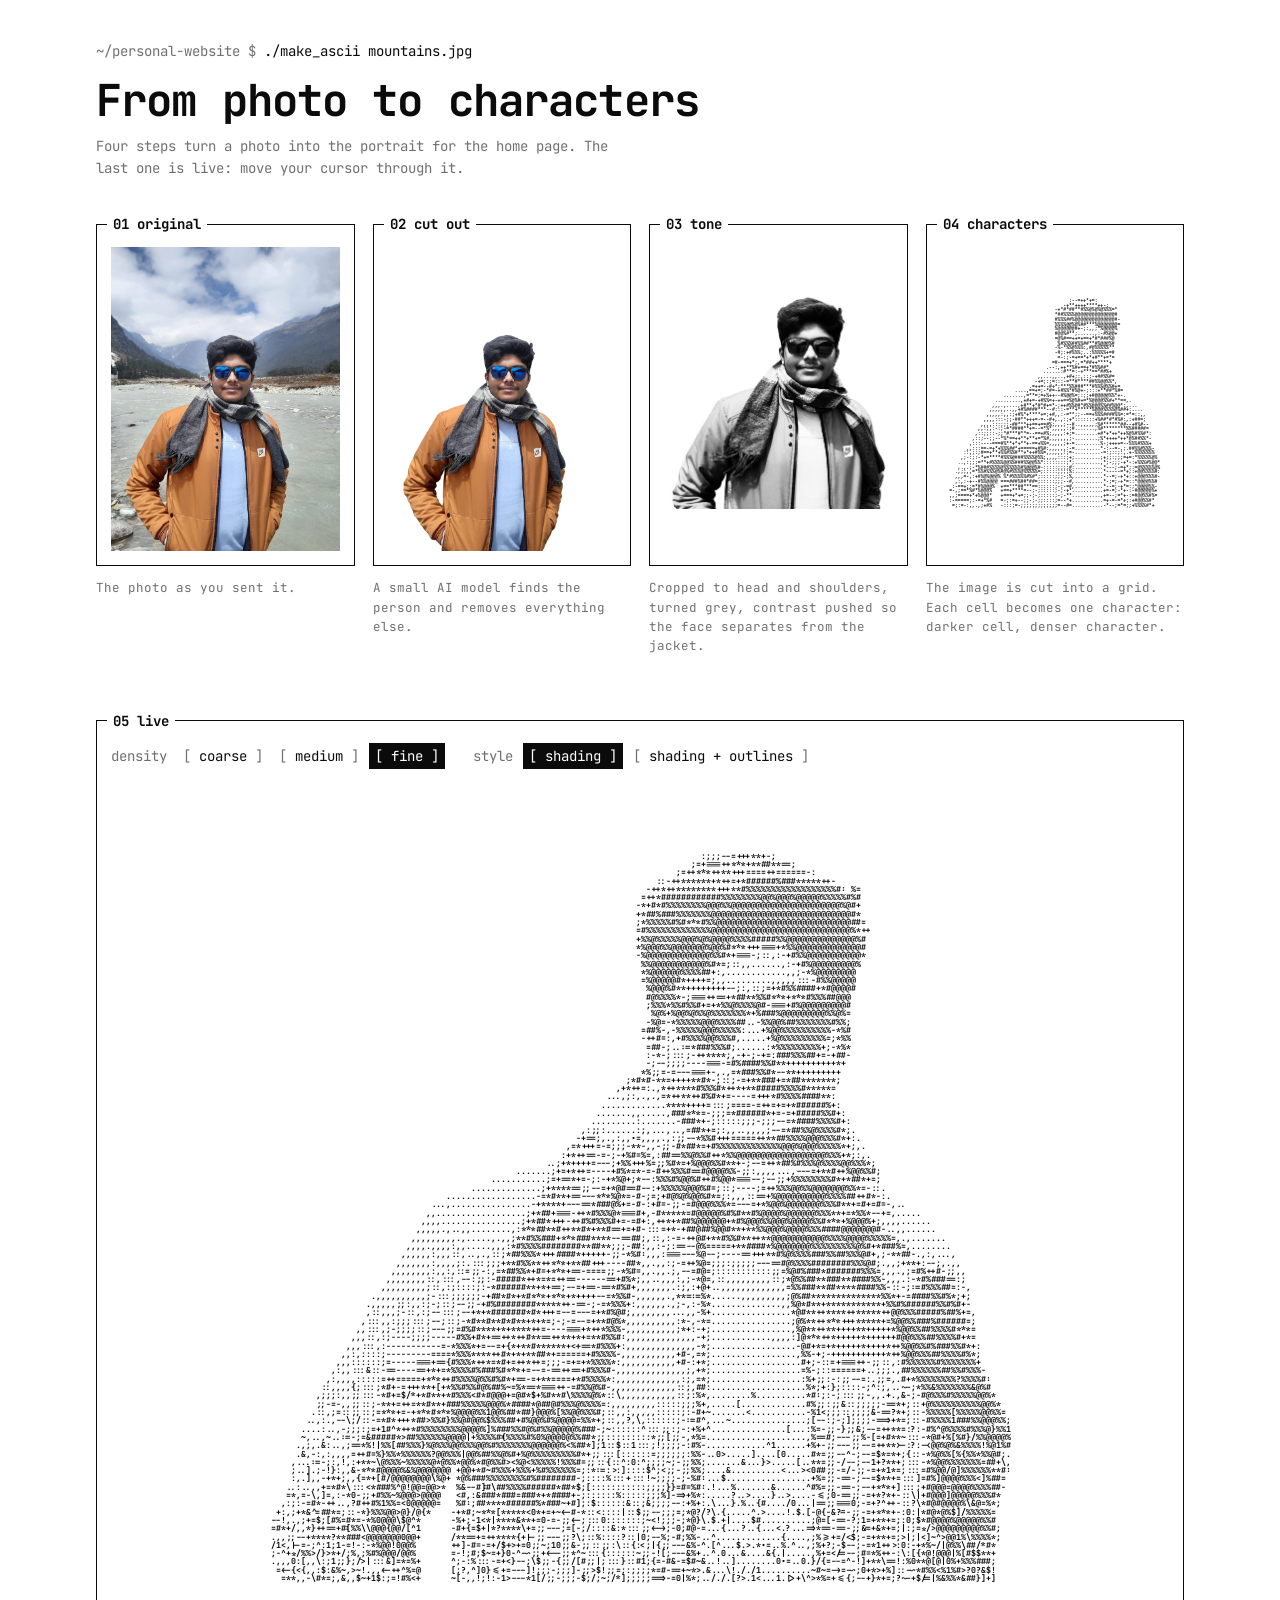
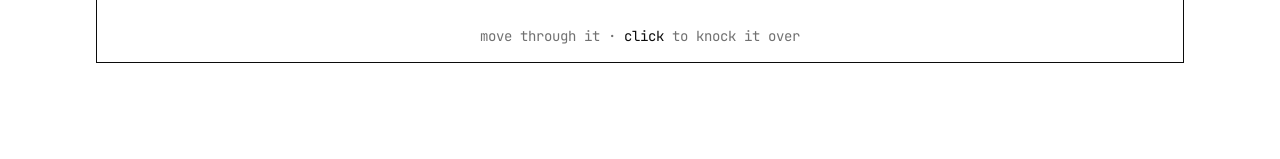
<file: prototype/index.html>
<!doctype html>
<html lang="en">
<head>
<meta charset="utf-8">
<meta name="viewport" content="width=device-width, initial-scale=1">
<title>Photo to ASCII</title>
<link rel="preconnect" href="https://fonts.googleapis.com">
<link rel="preconnect" href="https://fonts.gstatic.com" crossorigin>
<link href="https://fonts.googleapis.com/css2?family=JetBrains+Mono:wght@400;700&display=swap" rel="stylesheet">
<style>
  :root {
    --ink: #0b0b0b;
    --paper: #ffffff;
    --muted: #707070;
    --rule: #d6d6d6;
    --mono: "JetBrains Mono", ui-monospace, Consolas, monospace;
  }
  * { box-sizing: border-box; }
  html, body { margin: 0; background: var(--paper); color: var(--ink); }
  body { font: 14px/1.6 var(--mono); }
  main { max-width: 1120px; margin: 0 auto; padding: 40px 16px 96px; }

  .prompt { color: var(--muted); margin: 0; }
  .prompt b { color: var(--ink); font-weight: 400; }
  h1 { font-size: clamp(26px, 4vw, 44px); line-height: 1.1; letter-spacing: -0.02em; margin: 14px 0 10px; }
  .lede { max-width: 64ch; color: var(--muted); margin: 0 0 44px; }

  /* A box with its label sitting on the top rule, like ┌─ 01 ─┐ */
  .box { position: relative; border: 1px solid var(--ink); padding: 22px 14px 14px; }
  .box > .label {
    position: absolute; top: -0.8em; left: 10px; padding: 0 6px;
    background: var(--paper); font-weight: 700; white-space: nowrap;
  }

  .steps { display: grid; grid-template-columns: repeat(4, minmax(0, 1fr)); gap: 28px 18px; }
  @media (max-width: 880px) { .steps { grid-template-columns: repeat(2, minmax(0, 1fr)); } }
  .frame { aspect-ratio: 3 / 4; display: grid; place-items: center; overflow: hidden; }
  .frame img { width: 100%; height: 100%; object-fit: contain; display: block; }
  .frame pre { margin: 0; line-height: 1; letter-spacing: 0; white-space: pre; color: var(--ink); font-weight: 700; }
  .step p { margin: 12px 0 0; color: var(--muted); font-size: 12.5px; line-height: 1.55; }

  .live { margin-top: 64px; }
  .bar { display: flex; flex-wrap: wrap; gap: 10px 28px; margin-bottom: 18px; }
  .group { display: flex; align-items: center; gap: 4px; flex-wrap: wrap; }
  .group > span { color: var(--muted); margin-right: 6px; }
  .bar button {
    font: inherit; color: var(--ink); background: none; border: 0; cursor: pointer;
    padding: 2px 6px;
  }
  .bar button::before { content: "[ "; color: var(--muted); }
  .bar button::after { content: " ]"; color: var(--muted); }
  .bar button[aria-pressed="true"] { background: var(--ink); color: var(--paper); }
  .bar button[aria-pressed="true"]::before,
  .bar button[aria-pressed="true"]::after { color: var(--paper); }
  .bar button:focus-visible { outline: 1px dashed var(--ink); outline-offset: 2px; }

  .stage { display: flex; justify-content: center; cursor: crosshair; }
  canvas { display: block; touch-action: none; max-width: 100%; }
  .hint { text-align: center; color: var(--muted); margin: 10px 0 0; }
  .hint kbd { font: inherit; color: var(--ink); }
</style>
</head>
<body>
<main>
  <p class="prompt">~/personal-website $ <b>./make_ascii mountains.jpg</b></p>
  <h1>From photo to characters</h1>
  <p class="lede">Four steps turn a photo into the portrait for the home page. The last one is live: move your cursor through it.</p>

  <section class="steps" aria-label="How the portrait is made">
    <div class="step">
      <div class="box"><span class="label">01 original</span>
        <div class="frame"><img src="stages/01_original.jpg" alt="The original photo"></div>
      </div>
      <p>The photo as you sent it.</p>
    </div>
    <div class="step">
      <div class="box"><span class="label">02 cut out</span>
        <div class="frame"><img src="stages/02_cutout.png" alt="The photo with the background removed"></div>
      </div>
      <p>A small AI model finds the person and removes everything else.</p>
    </div>
    <div class="step">
      <div class="box"><span class="label">03 tone</span>
        <div class="frame"><img src="stages/03_tone.png" alt="Cropped to head and shoulders in greyscale"></div>
      </div>
      <p>Cropped to head and shoulders, turned grey, contrast pushed so the face separates from the jacket.</p>
    </div>
    <div class="step">
      <div class="box"><span class="label">04 characters</span>
        <div class="frame"><pre id="still" aria-label="The portrait drawn in characters"></pre></div>
      </div>
      <p>The image is cut into a grid. Each cell becomes one character: darker cell, denser character.</p>
    </div>
  </section>

  <section class="live" aria-label="Live portrait">
    <div class="box"><span class="label">05 live</span>
      <div class="bar">
        <div class="group" role="group" aria-label="Density">
          <span>density</span>
          <button type="button" data-density="coarse">coarse</button>
          <button type="button" data-density="medium">medium</button>
          <button type="button" data-density="fine">fine</button>
        </div>
        <div class="group" role="group" aria-label="Style">
          <span>style</span>
          <button type="button" data-style="tone">shading</button>
          <button type="button" data-style="edges">shading + outlines</button>
        </div>
      </div>
      <div class="stage"><canvas id="live" role="img" aria-label="Portrait drawn in characters that scatter away from the cursor"></canvas></div>
      <p class="hint">move through it &middot; <kbd>click</kbd> to knock it over</p>
    </div>
  </section>
</main>

<script src="portrait.js"></script>
<script>
(() => {
  const P = window.PORTRAIT;
  const INK = "#0b0b0b";
  const FAMILY = '"JetBrains Mono", Consolas, monospace';
  const SCRAMBLE = "!#$%&*+=?/\\|<>{}[]~^01";
  const reduceMotion = matchMedia("(prefers-reduced-motion: reduce)").matches;
  const narrow = () => window.innerWidth < 640;

  // Fine is the only grid where the face reads on a laptop; on a phone it
  // would make each character about 2px, so phones start coarse.
  const state = { density: narrow() ? "coarse" : "fine", style: "tone" };

  // Width of one character as a fraction of the font size. Measured rather
  // than assumed, so a fallback font still lines its rows up with the grid.
  let advance = 0.6;
  function measureAdvance() {
    const m = document.createElement("canvas").getContext("2d");
    m.font = `700 100px ${FAMILY}`;
    advance = m.measureText("M").width / 100;
  }

  // ---------- 04: the still ----------
  function drawStill() {
    const pre = document.getElementById("still");
    const d = P.coarse;
    pre.textContent = d.tone.join("\n");
    const box = pre.parentElement.getBoundingClientRect();
    pre.style.fontSize = Math.min(box.width / (d.cols * advance), box.height / d.rows) + "px";
  }

  // ---------- 05: the live portrait ----------
  //
  // Characters at rest are drawn a whole row per fillText call (about 90
  // calls). Only characters that are out of place are drawn one by one, so
  // the cost follows how many are moving, not how many there are.
  const canvas = document.getElementById("live");
  const ctx = canvas.getContext("2d");

  let rows, grid, rowText, dirty, nRows;
  let n = 0, pr, pc, hx, hy, x, y, vx, vy, home, scr, moving, appear, settle;
  let cellW, cellH, fontSize, dpr, W, H, PAD, offX;
  let atlas, aw, ah, glyphIndex, scrambleGlyph;
  let introStart = 0, introEnd = 0, frame = 0, raf = 0;
  const pointer = { x: -1e4, y: -1e4, vx: 0, vy: 0, inside: false };

  function buildAtlas(chars) {
    aw = Math.ceil(cellW * dpr) + 4;
    ah = Math.ceil(cellH * dpr) + 4;
    atlas = document.createElement("canvas");
    atlas.width = aw * chars.length;
    atlas.height = ah;
    const a = atlas.getContext("2d");
    // Bold: at 7-8px a regular stroke antialiases to grey and the face washes out.
    a.font = `700 ${fontSize * dpr}px ${FAMILY}`;
    a.textAlign = "center";
    a.textBaseline = "middle";
    a.fillStyle = INK;
    chars.forEach((c, i) => a.fillText(c, i * aw + aw / 2, ah / 2));
    glyphIndex = new Map(chars.map((c, i) => [c, i]));
    scrambleGlyph = [...SCRAMBLE].map(c => glyphIndex.get(c));
  }

  function build(introMs) {
    const d = P[state.density];
    rows = d[state.style];
    nRows = d.rows;
    const stageW = canvas.parentElement.getBoundingClientRect().width;
    const maxH = Math.min(window.innerHeight * 0.92, 1000);
    PAD = narrow() ? 16 : 32;  // room around the portrait for characters to fly into
    fontSize = Math.min((stageW - PAD * 2) / (d.cols * advance), (maxH - PAD * 2) / nRows);
    cellW = fontSize * advance;
    cellH = fontSize;
    W = Math.floor(stageW);
    H = Math.ceil(nRows * cellH + PAD * 2);
    dpr = Math.min(window.devicePixelRatio || 1, 2);
    canvas.width = Math.round(W * dpr);
    canvas.height = Math.round(H * dpr);
    canvas.style.width = W + "px";
    canvas.style.height = H + "px";
    offX = (W - d.cols * cellW) / 2;

    buildAtlas([...new Set(rows.join("") + SCRAMBLE)].filter(c => c !== " "));

    grid = rows.map(r => [...r]);
    rowText = rows.slice();
    dirty = new Uint8Array(nRows);

    n = 0;
    for (const r of rows) for (const c of r) if (c !== " ") n++;
    pr = new Uint16Array(n); pc = new Uint16Array(n);
    hx = new Float32Array(n); hy = new Float32Array(n);
    x = new Float32Array(n); y = new Float32Array(n);
    vx = new Float32Array(n); vy = new Float32Array(n);
    home = new Uint8Array(n); scr = new Uint8Array(n); moving = new Uint8Array(n);
    appear = new Float32Array(n); settle = new Float32Array(n);

    const ms = reduceMotion ? 0 : introMs;
    let i = 0;
    rows.forEach((row, r) => {
      for (let c = 0; c < row.length; c++) {
        if (row[c] === " ") continue;
        pr[i] = r; pc[i] = c;
        hx[i] = x[i] = offX + (c + 0.5) * cellW;
        hy[i] = y[i] = PAD + (r + 0.5) * cellH;
        home[i] = glyphIndex.get(row[c]);
        scr[i] = (Math.random() * SCRAMBLE.length) | 0;
        // The intro decodes top to bottom: each cell turns up as noise,
        // then resolves into its real character a moment later.
        appear[i] = (r / nRows) * ms * 0.55 + Math.random() * ms * 0.2;
        settle[i] = appear[i] + ms * 0.08 + Math.random() * ms * 0.25;
        i++;
      }
    });
    introStart = performance.now();
    introEnd = introStart + ms;
    ctx.setTransform(dpr, 0, 0, dpr, 0, 0);
    render(introStart);
    wake();
  }

  function step() {
    const R = Math.max(56, cellW * 13);
    const R2 = R * R;
    const near = pointer.inside;
    let count = 0;
    for (let i = 0; i < n; i++) {
      if (near) {
        const dx = x[i] - pointer.x, dy = y[i] - pointer.y;
        const d2 = dx * dx + dy * dy;
        if (d2 < R2) {
          const d = Math.sqrt(d2) || 1;
          const f = 1 - d / R;
          const push = f * f * 2.4;
          // Pushed away from the cursor, and dragged a little along its path,
          // so a fast swipe smears the face instead of just denting it.
          vx[i] += (dx / d) * push + pointer.vx * f * 0.06;
          vy[i] += (dy / d) * push + pointer.vy * f * 0.06;
        }
      }
      if (!moving[i] && vx[i] === 0 && vy[i] === 0) continue;
      vx[i] = (vx[i] + (hx[i] - x[i]) * 0.05) * 0.87;
      vy[i] = (vy[i] + (hy[i] - y[i]) * 0.05) * 0.87;
      x[i] += vx[i];
      y[i] += vy[i];
      const off = Math.abs(x[i] - hx[i]) + Math.abs(y[i] - hy[i]);
      if (off < 0.3 && Math.abs(vx[i]) + Math.abs(vy[i]) < 0.05) {
        x[i] = hx[i]; y[i] = hy[i]; vx[i] = vy[i] = 0;
        if (moving[i]) { moving[i] = 0; dirty[pr[i]] = 1; }
      } else {
        if (!moving[i]) { moving[i] = 1; dirty[pr[i]] = 1; }
        count++;
      }
    }
    pointer.vx *= 0.8;
    pointer.vy *= 0.8;
    frame++;
    return count;
  }

  function render(now) {
    const t = now - introStart;
    const intro = now < introEnd;
    // Out of place, a character loses its identity and flickers; it gets its
    // real glyph back once it is home.
    if (frame % 4 === 0) for (let i = 0; i < n; i++) if (moving[i] || intro) scr[i] = (Math.random() * SCRAMBLE.length) | 0;

    for (let i = 0; i < n; i++) {
      let ch;
      if (moving[i]) ch = " ";
      else if (intro && t < appear[i]) ch = " ";
      else if (intro && t < settle[i]) ch = SCRAMBLE[scr[i]];
      else ch = rows[pr[i]][pc[i]];
      if (grid[pr[i]][pc[i]] !== ch) { grid[pr[i]][pc[i]] = ch; dirty[pr[i]] = 1; }
    }

    ctx.clearRect(0, 0, W, H);
    ctx.font = `700 ${fontSize}px ${FAMILY}`;
    ctx.textBaseline = "middle";
    ctx.fillStyle = INK;
    for (let r = 0; r < nRows; r++) {
      if (dirty[r]) { rowText[r] = grid[r].join(""); dirty[r] = 0; }
      ctx.fillText(rowText[r], offX, PAD + (r + 0.5) * cellH);
    }

    const gw = aw / dpr, gh = ah / dpr;
    for (let i = 0; i < n; i++) {
      if (!moving[i]) continue;
      const far = Math.abs(x[i] - hx[i]) + Math.abs(y[i] - hy[i]) > cellW * 0.8;
      const g = far ? scrambleGlyph[scr[i]] : home[i];
      ctx.drawImage(atlas, g * aw, 0, aw, ah, x[i] - gw / 2, y[i] - gh / 2, gw, gh);
    }
  }

  function tick(now) {
    const count = step();
    render(now);
    // Sleep once everything is home, the intro is done and nobody is touching it.
    if (!pointer.inside && count === 0 && now >= introEnd) { raf = 0; return; }
    raf = requestAnimationFrame(tick);
  }

  function wake() {
    if (!reduceMotion && !raf) raf = requestAnimationFrame(tick);
  }

  function local(e) {
    const r = canvas.getBoundingClientRect();
    return [e.clientX - r.left, e.clientY - r.top];
  }

  if (!reduceMotion) {
    canvas.addEventListener("pointermove", e => {
      const [px, py] = local(e);
      if (pointer.inside) { pointer.vx = px - pointer.x; pointer.vy = py - pointer.y; }
      pointer.x = px; pointer.y = py; pointer.inside = true;
      wake();
    });
    canvas.addEventListener("pointerleave", () => { pointer.inside = false; pointer.x = pointer.y = -1e4; });
    canvas.addEventListener("pointerdown", e => {
      const [px, py] = local(e);
      const reach = Math.max(W, H) * 0.35;
      for (let i = 0; i < n; i++) {
        const dx = x[i] - px, dy = y[i] - py;
        const d = Math.hypot(dx, dy) || 1;
        if (d > reach) continue;
        const kick = (1 - d / reach) * 24;
        vx[i] += (dx / d) * kick;
        vy[i] += (dy / d) * kick - Math.random() * 4;
      }
      wake();
    });
  }

  // ---------- controls ----------
  function syncButtons() {
    document.querySelectorAll("[data-density]").forEach(b => b.setAttribute("aria-pressed", b.dataset.density === state.density));
    document.querySelectorAll("[data-style]").forEach(b => b.setAttribute("aria-pressed", b.dataset.style === state.style));
  }
  document.querySelectorAll("[data-density]").forEach(b => b.addEventListener("click", () => {
    state.density = b.dataset.density; syncButtons(); build(1200);
  }));
  document.querySelectorAll("[data-style]").forEach(b => b.addEventListener("click", () => {
    state.style = b.dataset.style; syncButtons(); build(700);
  }));

  let resizeTimer = 0;
  window.addEventListener("resize", () => {
    clearTimeout(resizeTimer);
    resizeTimer = setTimeout(() => { drawStill(); build(0); }, 150);
  });

  // The atlas and the row text both bake the font in, so wait for it first.
  const ready = document.fonts
    ? Promise.all([document.fonts.load(`16px "JetBrains Mono"`), document.fonts.load(`700 16px "JetBrains Mono"`)]).catch(() => {})
    : Promise.resolve();
  ready.then(() => {
    measureAdvance();
    syncButtons();
    drawStill();
    build(1800);
  });
})();
</script>
</body>
</html>
</file>
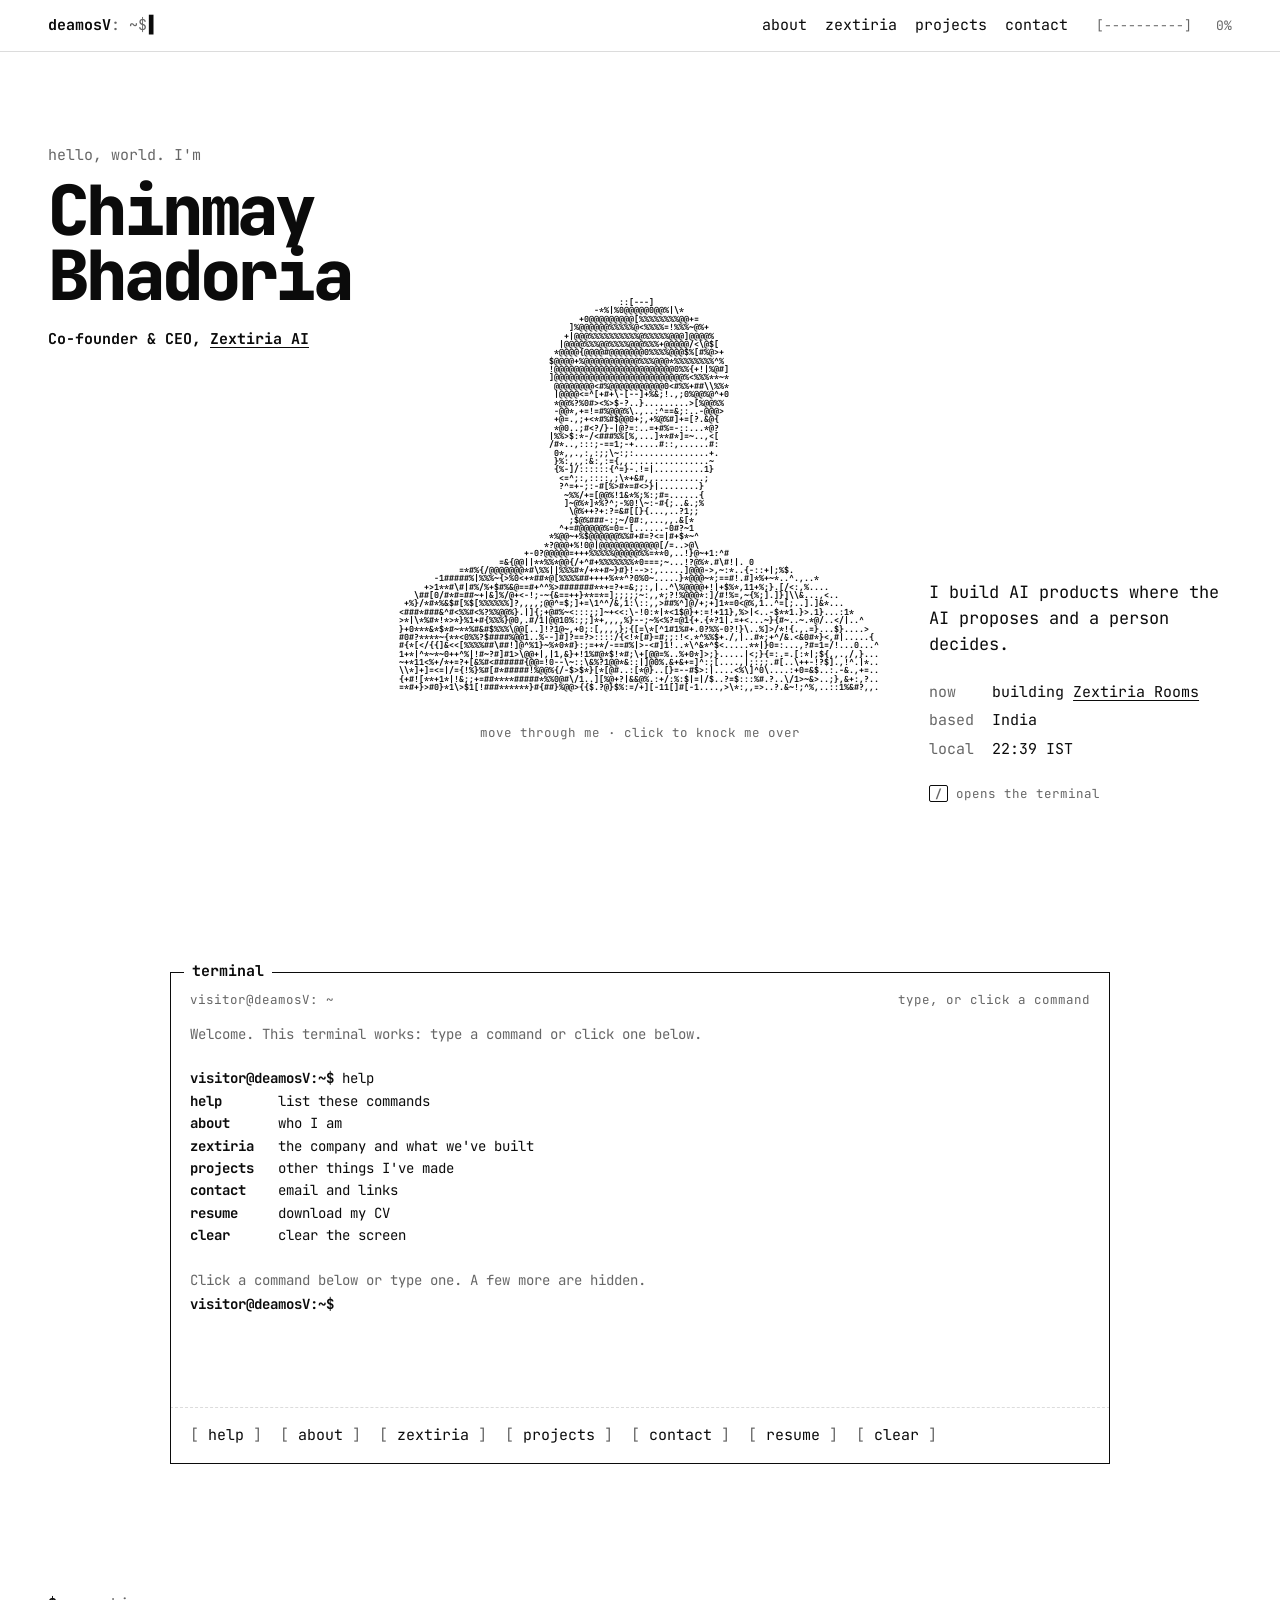
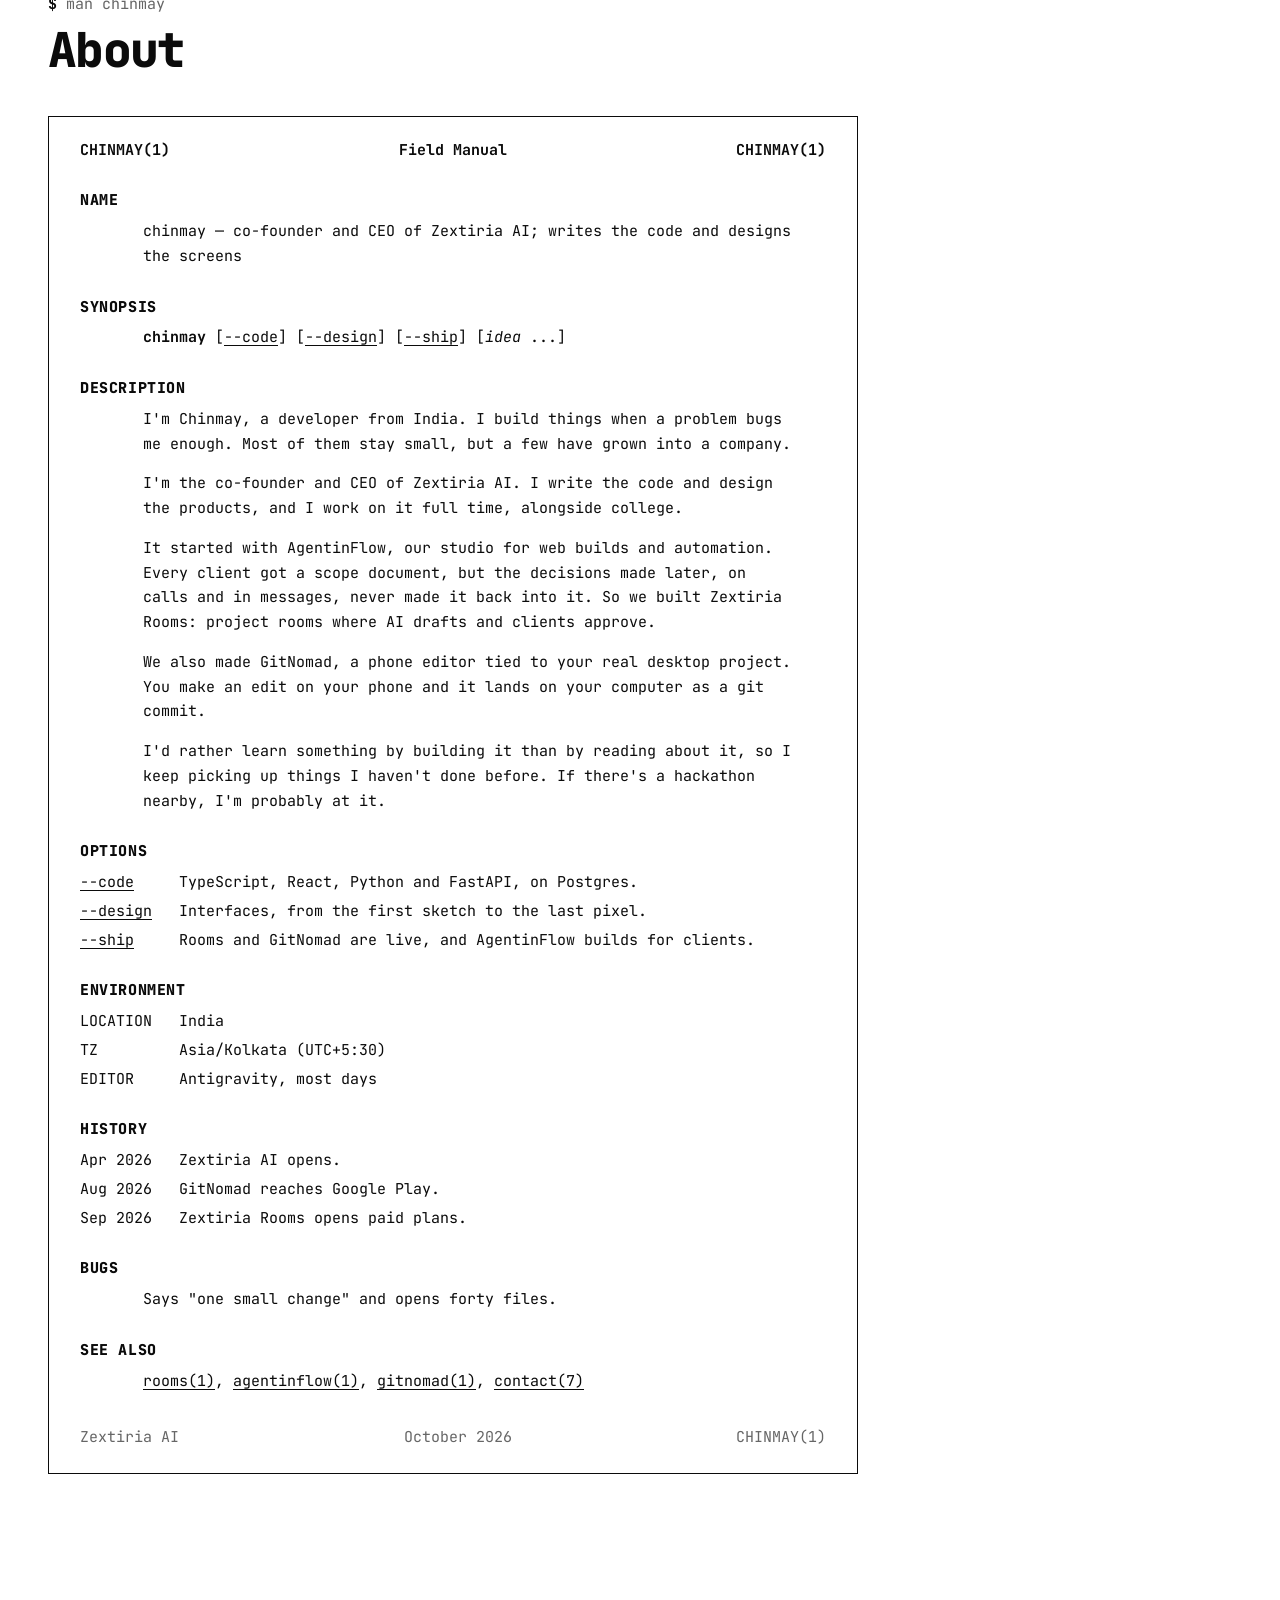
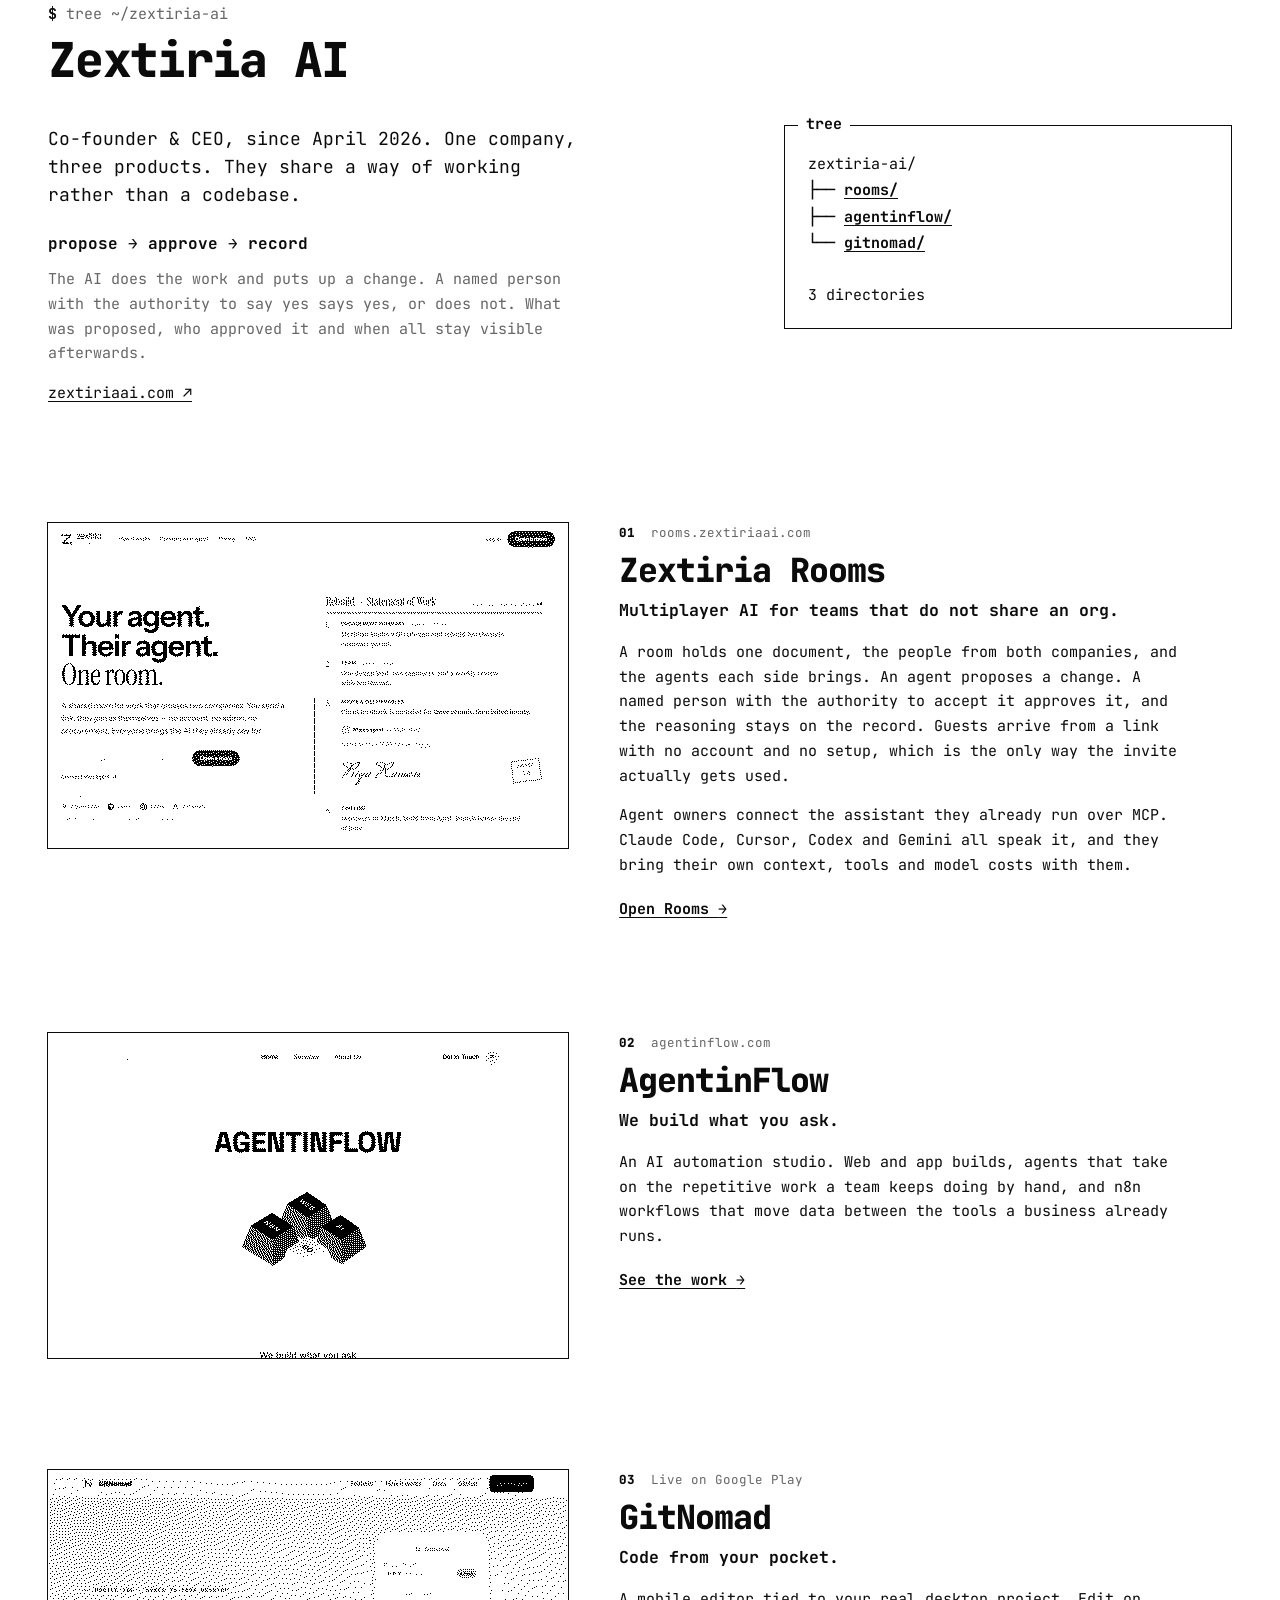
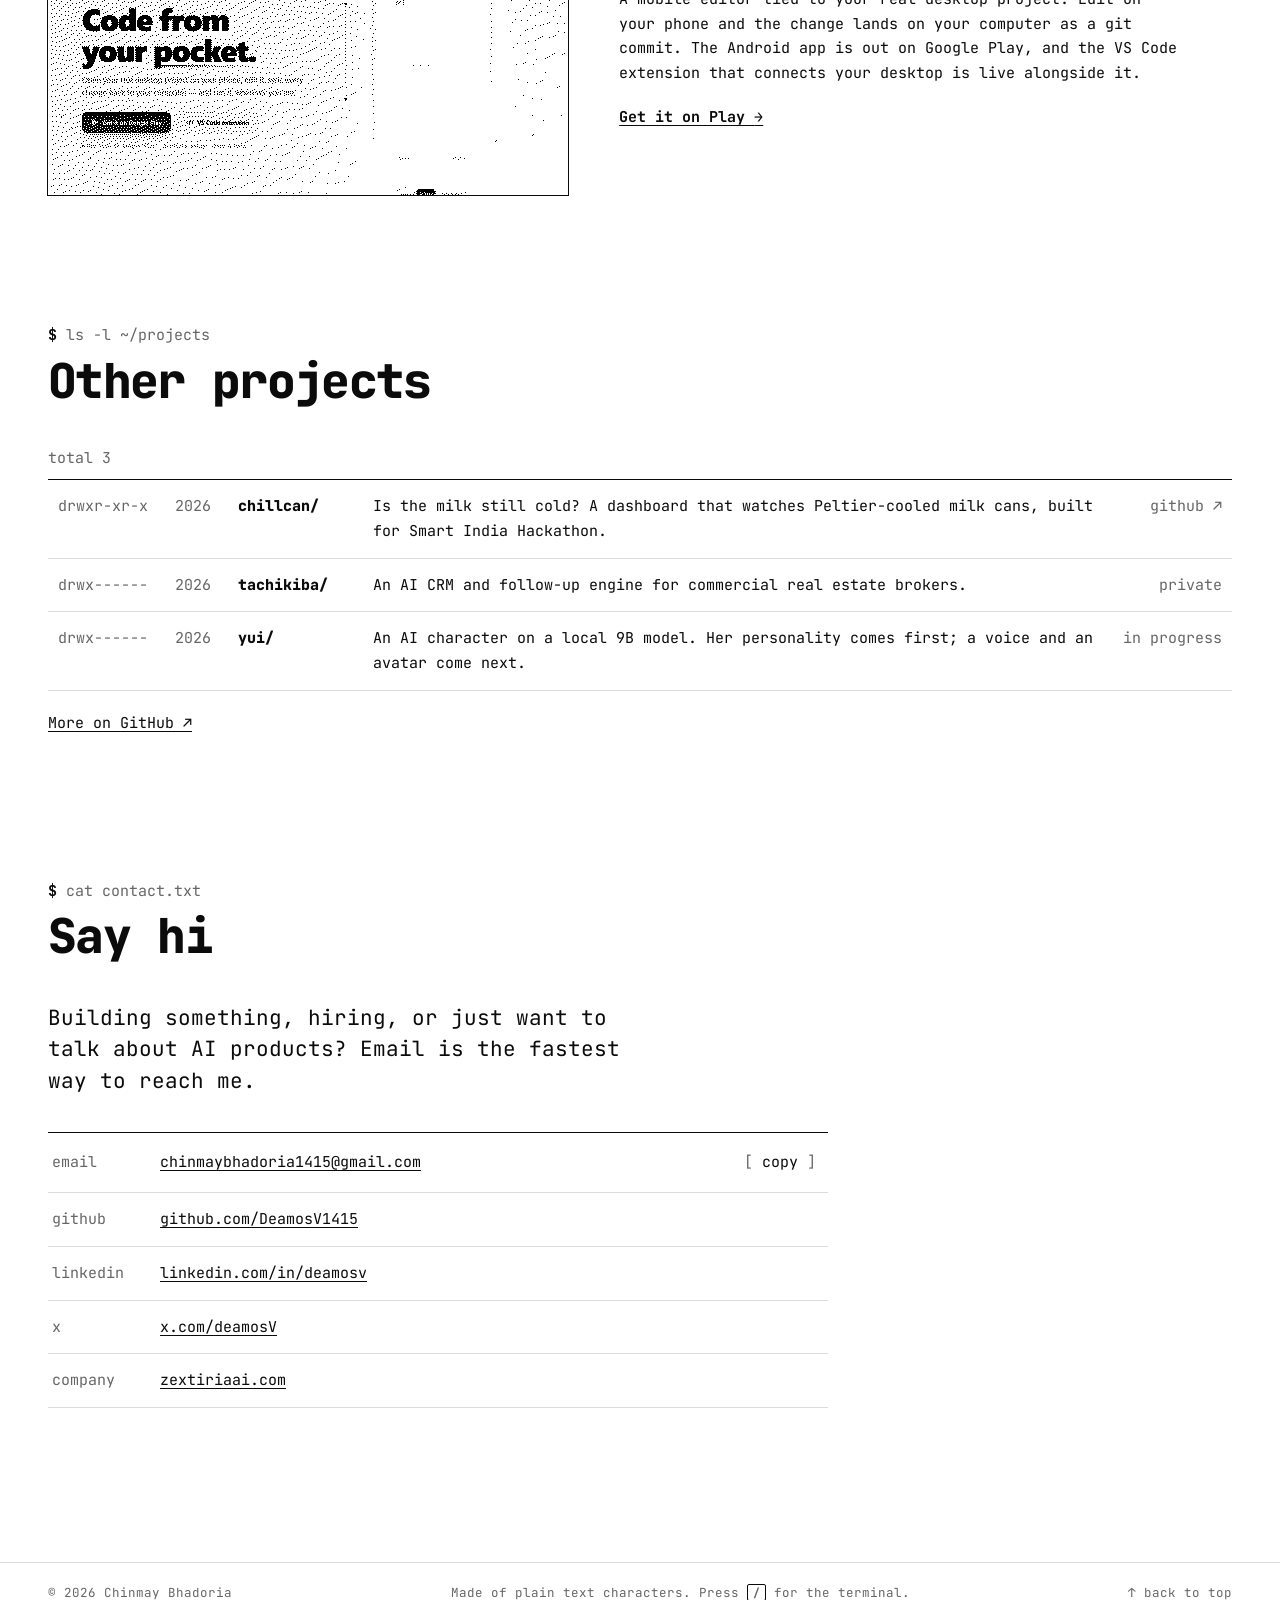
<file: site/index.html>
<!doctype html>
<html lang="en">
<head>
<meta charset="utf-8">
<meta name="viewport" content="width=device-width, initial-scale=1">
<script>document.documentElement.classList.add("js")</script>
<title>Chinmay Bhadoria · Co-founder &amp; CEO, Zextiria AI</title>
<meta name="description" content="Chinmay Bhadoria is the co-founder and CEO of Zextiria AI, the company behind Zextiria Rooms, AgentinFlow and GitNomad. Writes the code and designs the screens.">
<meta name="author" content="Chinmay Bhadoria">
<meta name="theme-color" content="#ffffff">
<link rel="icon" href="favicon.svg" type="image/svg+xml">
<!-- TODO(domain): add <link rel="canonical"> and make og:image / og:url absolute once the domain is chosen. -->
<meta property="og:type" content="profile">
<meta property="og:title" content="Chinmay Bhadoria">
<meta property="og:description" content="Co-founder and CEO of Zextiria AI. Writes the code and designs the screens.">
<meta property="og:image" content="og.png">
<meta property="og:image:width" content="1200">
<meta property="og:image:height" content="630">
<meta property="profile:first_name" content="Chinmay">
<meta property="profile:last_name" content="Bhadoria">
<meta name="twitter:card" content="summary_large_image">
<script type="application/ld+json">
{
  "@context": "https://schema.org",
  "@type": "Person",
  "name": "Chinmay Bhadoria",
  "jobTitle": "Co-founder & CEO",
  "worksFor": {
    "@type": "Organization",
    "@id": "https://www.zextiriaai.com/#organization",
    "name": "Zextiria AI",
    "url": "https://www.zextiriaai.com/"
  },
  "address": { "@type": "PostalAddress", "addressCountry": "IN" },
  "sameAs": [
    "https://github.com/DeamosV1415",
    "https://www.linkedin.com/in/deamosv/",
    "https://x.com/deamosV"
  ]
}
</script>
<link rel="preconnect" href="https://fonts.googleapis.com">
<link rel="preconnect" href="https://fonts.gstatic.com" crossorigin>
<link href="https://fonts.googleapis.com/css2?family=JetBrains+Mono:wght@400;700;800&display=swap" rel="stylesheet">
<link rel="stylesheet" href="css/site.css">
</head>
<!-- data-resume: set to the CV's path (e.g. "cv.pdf") once it exists; the terminal's `resume` command reads it. -->
<body data-email="chinmaybhadoria1415@gmail.com" data-resume="">
<a class="skip" href="#main">Skip to content</a>

<header class="top">
  <div class="top-inner">
    <a class="home" href="#top" aria-label="Chinmay Bhadoria, back to top"><span class="user">deamosV</span><span class="path">: ~$</span><span class="blink" aria-hidden="true">▌</span></a>
    <nav class="nav" aria-label="Sections">
      <a href="#about">about</a>
      <a href="#work">zextiria</a>
      <a href="#projects">projects</a>
      <a href="#contact">contact</a>
    </nav>
    <span class="meter" data-progress aria-hidden="true">[----------]   0%</span>
  </div>
</header>

<main id="main">

  <!-- ============ hero ============ -->
  <section class="hero" id="top" aria-label="Introduction">
    <div class="hero-text">
      <p class="hello">hello, world. I'm</p>
      <h1 class="name" data-decrypt>Chinmay<br>Bhadoria</h1>
      <p class="role">Co-founder &amp; CEO, <a href="https://www.zextiriaai.com">Zextiria&nbsp;AI</a></p>
    </div>

    <div class="portrait">
      <!-- Stand-in portrait from an old photo until the real shoot; replace by
           re-running pipeline/make_ascii.py, which rewrites js/portrait-data.js. -->
      <div class="portrait-stage">
        <canvas id="portrait" role="img" aria-label="Chinmay, drawn in text characters"></canvas>
      </div>
      <p class="portrait-hint" aria-hidden="true">
        <span class="for-mouse">move through me &middot; click to knock me over</span>
        <span class="for-touch">tap me to knock me over</span>
      </p>
    </div>

    <div class="hero-side">
      <p class="intro">I build AI products where the AI proposes and a person decides.</p>
      <dl class="facts">
        <div><dt>now</dt><dd>building <a href="https://rooms.zextiriaai.com">Zextiria Rooms</a></dd></div>
        <div><dt>based</dt><dd>India</dd></div>
        <div><dt>local</dt><dd data-clock>--:-- IST</dd></div>
      </dl>
      <p class="kbd-hint"><kbd>/</kbd> opens the terminal</p>
    </div>
  </section>

  <!-- ============ terminal ============ -->
  <section class="section section-term" aria-label="Terminal">
    <div class="term box" id="terminal">
      <span class="label">terminal</span>
      <div class="term-bar"><span>visitor@deamosV: ~</span><span class="term-hint">type, or click a command</span></div>
      <div class="term-screen">
        <div class="term-out" role="log" aria-live="polite"></div>
        <form class="term-line" autocomplete="off">
          <label class="ps1" for="term-in">visitor@deamosV:~$</label>
          <input class="term-in" id="term-in" type="text" spellcheck="false" autocapitalize="off" autocorrect="off" enterkeyhint="go">
        </form>
      </div>
      <div class="term-chips" role="group" aria-label="Commands">
        <button class="chip" type="button" data-cmd="help">help</button>
        <button class="chip" type="button" data-cmd="about">about</button>
        <button class="chip" type="button" data-cmd="zextiria">zextiria</button>
        <button class="chip" type="button" data-cmd="projects">projects</button>
        <button class="chip" type="button" data-cmd="contact">contact</button>
        <button class="chip" type="button" data-cmd="resume">resume</button>
        <button class="chip" type="button" data-cmd="clear">clear</button>
      </div>
    </div>
  </section>

  <!-- ============ about: the man page ============ -->
  <section class="section" id="about">
    <div class="section-head">
      <p class="cmd"><span class="ps1">$</span> man chinmay</p>
      <h2 data-decrypt>About</h2>
    </div>

    <article class="man box" aria-label="About Chinmay, written as a manual page">
      <header class="man-top"><span>CHINMAY(1)</span><span class="man-title">Field Manual</span><span>CHINMAY(1)</span></header>

      <section class="man-sec">
        <h3>NAME</h3>
        <p class="man-name">chinmay — co-founder and CEO of Zextiria AI; writes the code and designs the screens</p>
      </section>

      <section class="man-sec">
        <h3>SYNOPSIS</h3>
        <p><b>chinmay</b> [<u>--code</u>] [<u>--design</u>] [<u>--ship</u>] [<i>idea</i> ...]</p>
      </section>

      <section class="man-sec">
        <h3>DESCRIPTION</h3>
        <p data-term-summary>I'm Chinmay, a developer from India. I build things when a problem bugs me enough. Most of them stay small, but a few have grown into a company.</p>
        <p>I'm the co-founder and CEO of Zextiria AI. I write the code and design the products, and I work on it full time, alongside college.</p>
        <p>It started with AgentinFlow, our studio for web builds and automation. Every client got a scope document, but the decisions made later, on calls and in messages, never made it back into it. So we built Zextiria Rooms: project rooms where AI drafts and clients approve.</p>
        <p>We also made GitNomad, a phone editor tied to your real desktop project. You make an edit on your phone and it lands on your computer as a git commit.</p>
        <p>I'd rather learn something by building it than by reading about it, so I keep picking up things I haven't done before. If there's a hackathon nearby, I'm probably at it.</p>
      </section>

      <section class="man-sec">
        <h3>OPTIONS</h3>
        <dl>
          <dt><u>--code</u></dt><dd>TypeScript, React, Python and FastAPI, on Postgres.</dd>
          <dt><u>--design</u></dt><dd>Interfaces, from the first sketch to the last pixel.</dd>
          <dt><u>--ship</u></dt><dd>Rooms and GitNomad are live, and AgentinFlow builds for clients.</dd>
        </dl>
      </section>

      <section class="man-sec">
        <h3>ENVIRONMENT</h3>
        <dl>
          <dt>LOCATION</dt><dd>India</dd>
          <dt>TZ</dt><dd>Asia/Kolkata (UTC+5:30)</dd>
          <dt>EDITOR</dt><dd>Antigravity, most days</dd>
        </dl>
      </section>

      <section class="man-sec">
        <h3>HISTORY</h3>
        <dl>
          <dt>Apr 2026</dt><dd>Zextiria AI opens.</dd>
          <dt>Aug 2026</dt><dd>GitNomad reaches Google Play.</dd>
          <dt>Sep 2026</dt><dd>Zextiria Rooms opens paid plans.</dd>
        </dl>
      </section>

      <section class="man-sec">
        <h3>BUGS</h3>
        <!-- Draft line; Chinmay to confirm or replace. -->
        <p>Says "one small change" and opens forty files.</p>
      </section>

      <section class="man-sec">
        <h3>SEE ALSO</h3>
        <p><a href="#rooms">rooms(1)</a>, <a href="#agentinflow">agentinflow(1)</a>, <a href="#gitnomad">gitnomad(1)</a>, <a href="#contact">contact(7)</a></p>
      </section>

      <footer class="man-foot"><span>Zextiria AI</span><span>October 2026</span><span>CHINMAY(1)</span></footer>
    </article>
  </section>

  <!-- ============ work: Zextiria AI ============ -->
  <!-- Product copy is word for word from Zextiria Web's src/data/products.ts.
       Keep the two in step. -->
  <section class="section" id="work">
    <div class="section-head">
      <p class="cmd"><span class="ps1">$</span> tree ~/zextiria-ai</p>
      <h2 data-decrypt>Zextiria AI</h2>
    </div>

    <div class="work-intro">
      <div>
        <p class="lead">Co-founder &amp; CEO, since April 2026. One company, three products. They share a way of working rather than a codebase.</p>
        <p class="loop"><b>propose</b> <span aria-hidden="true">→</span> <b>approve</b> <span aria-hidden="true">→</span> <b>record</b></p>
        <p class="muted">The AI does the work and puts up a change. A named person with the authority to say yes says yes, or does not. What was proposed, who approved it and when all stay visible afterwards.</p>
        <p><a href="https://www.zextiriaai.com">zextiriaai.com <span aria-hidden="true">↗</span></a></p>
      </div>
      <div class="box tree-box">
        <span class="label">tree</span>
<pre class="tree">zextiria-ai/
├── <a href="#rooms">rooms/</a>
├── <a href="#agentinflow">agentinflow/</a>
└── <a href="#gitnomad">gitnomad/</a>

3 directories</pre>
      </div>
    </div>

    <div class="products">
      <article class="product" id="rooms">
        <a class="shot-link" href="https://rooms.zextiriaai.com" tabindex="-1" aria-hidden="true">
          <figure class="shot">
            <img class="bw" src="img/work-rooms.png" width="520" height="325" alt="">
            <canvas data-tone="img/work-rooms-tone.webp"></canvas>
            <img class="color" src="img/work-rooms-color.webp" width="520" height="325" alt="" loading="lazy" decoding="async">
          </figure>
        </a>
        <div class="product-body">
          <p class="product-meta"><span class="idx">01</span> rooms.zextiriaai.com</p>
          <h3 class="product-name">Zextiria Rooms</h3>
          <p class="product-line">Multiplayer AI for teams that do not share an org.</p>
          <p>A room holds one document, the people from both companies, and the agents each side brings. An agent proposes a change. A named person with the authority to accept it approves it, and the reasoning stays on the record. Guests arrive from a link with no account and no setup, which is the only way the invite actually gets used.</p>
          <p>Agent owners connect the assistant they already run over MCP. Claude Code, Cursor, Codex and Gemini all speak it, and they bring their own context, tools and model costs with them.</p>
          <a class="product-link" href="https://rooms.zextiriaai.com">Open Rooms <span aria-hidden="true">→</span></a>
        </div>
      </article>

      <article class="product" id="agentinflow">
        <a class="shot-link" href="https://www.agentinflow.com" tabindex="-1" aria-hidden="true">
          <figure class="shot">
            <img class="bw" src="img/work-agentinflow.png" width="520" height="325" alt="">
            <canvas data-tone="img/work-agentinflow-tone.webp"></canvas>
            <img class="color" src="img/work-agentinflow-color.webp" width="520" height="325" alt="" loading="lazy" decoding="async">
          </figure>
        </a>
        <div class="product-body">
          <p class="product-meta"><span class="idx">02</span> agentinflow.com</p>
          <h3 class="product-name">AgentinFlow</h3>
          <p class="product-line">We build what you ask.</p>
          <p>An AI automation studio. Web and app builds, agents that take on the repetitive work a team keeps doing by hand, and n8n workflows that move data between the tools a business already runs.</p>
          <a class="product-link" href="https://www.agentinflow.com">See the work <span aria-hidden="true">→</span></a>
        </div>
      </article>

      <article class="product" id="gitnomad">
        <a class="shot-link" href="https://play.google.com/store/apps/details?id=dev.gitnomad.app" tabindex="-1" aria-hidden="true">
          <figure class="shot">
            <img class="bw" src="img/work-gitnomad.png" width="520" height="325" alt="">
            <canvas data-tone="img/work-gitnomad-tone.webp"></canvas>
            <img class="color" src="img/work-gitnomad-color.webp" width="520" height="325" alt="" loading="lazy" decoding="async">
          </figure>
        </a>
        <div class="product-body">
          <p class="product-meta"><span class="idx">03</span> Live on Google Play</p>
          <h3 class="product-name">GitNomad</h3>
          <p class="product-line">Code from your pocket.</p>
          <p>A mobile editor tied to your real desktop project. Edit on your phone and the change lands on your computer as a git commit. The Android app is out on Google Play, and the VS Code extension that connects your desktop is live alongside it.</p>
          <a class="product-link" href="https://play.google.com/store/apps/details?id=dev.gitnomad.app">Get it on Play <span aria-hidden="true">→</span></a>
        </div>
      </article>
    </div>
  </section>

  <!-- ============ other projects ============ -->
  <!-- Drafted from each repo's README; Chinmay to confirm which to show. -->
  <section class="section" id="projects">
    <div class="section-head">
      <p class="cmd"><span class="ps1">$</span> ls -l ~/projects</p>
      <h2 data-decrypt>Other projects</h2>
    </div>

    <p class="ls-head muted">total 3</p>
    <ul class="ls">
      <li class="project">
        <span class="perm" aria-hidden="true">drwxr-xr-x</span>
        <span class="project-year">2026</span>
        <a class="project-name" href="https://github.com/DeamosV1415/Milk-Canister">chillcan/</a>
        <span class="project-line">Is the milk still cold? A dashboard that watches Peltier-cooled milk cans, built for Smart India Hackathon.</span>
        <span class="project-tag">github <span aria-hidden="true">↗</span></span>
      </li>
      <li class="project">
        <span class="perm" aria-hidden="true">drwx------</span>
        <span class="project-year">2026</span>
        <span class="project-name">tachikiba/</span>
        <span class="project-line">An AI CRM and follow-up engine for commercial real estate brokers.</span>
        <span class="project-tag">private</span>
      </li>
      <li class="project">
        <span class="perm" aria-hidden="true">drwx------</span>
        <span class="project-year">2026</span>
        <span class="project-name">yui/</span>
        <span class="project-line">An AI character on a local 9B model. Her personality comes first; a voice and an avatar come next.</span>
        <span class="project-tag">in progress</span>
      </li>
    </ul>
    <p class="more"><a href="https://github.com/DeamosV1415">More on GitHub <span aria-hidden="true">↗</span></a></p>
  </section>

  <!-- ============ contact ============ -->
  <section class="section" id="contact">
    <div class="section-head">
      <p class="cmd"><span class="ps1">$</span> cat contact.txt</p>
      <h2 data-decrypt>Say hi</h2>
    </div>
    <p class="contact-say">Building something, hiring, or just want to talk about AI products? Email is the fastest way to reach me.</p>

    <dl class="contact-list">
      <div data-contact="email">
        <dt>email</dt>
        <dd><a href="mailto:chinmaybhadoria1415@gmail.com">chinmaybhadoria1415@gmail.com</a></dd>
        <dd class="aside"><button class="chip" type="button" data-copy="chinmaybhadoria1415@gmail.com">copy</button></dd>
      </div>
      <div data-contact="github">
        <dt>github</dt>
        <dd><a href="https://github.com/DeamosV1415">github.com/DeamosV1415</a></dd>
      </div>
      <div data-contact="linkedin">
        <dt>linkedin</dt>
        <dd><a href="https://www.linkedin.com/in/deamosv/">linkedin.com/in/deamosv</a></dd>
      </div>
      <div data-contact="x">
        <dt>x</dt>
        <dd><a href="https://x.com/deamosV">x.com/deamosV</a></dd>
      </div>
      <div data-contact="company">
        <dt>company</dt>
        <dd><a href="https://www.zextiriaai.com">zextiriaai.com</a></dd>
      </div>
    </dl>
  </section>
</main>

<footer class="site-footer">
  <span>&copy; <span data-year>2026</span> Chinmay Bhadoria</span>
  <span>Made of plain text characters. Press <kbd>/</kbd> for the terminal.</span>
  <a href="#top">↑ back to top</a>
</footer>

<script src="js/portrait-data.js"></script>
<script src="js/portrait.js"></script>
<script src="js/main.js"></script>
<script src="js/terminal.js"></script>
</body>
</html>
</file>
<file: site/css/site.css>
/*
 * Black on white, one monospace font, nothing else.
 * The only colour on the site is a product screenshot while you hover it.
 */

:root {
  --ink: #0b0b0b;
  --paper: #ffffff;
  --muted: #666666;   /* 5.7:1 on white; the lightest grey used for text */
  --faint: #9c9c9c;   /* decoration only, never for text a visitor must read */
  --rule: #dcdcdc;
  --wash: #f3f3f3;
  --mono: "JetBrains Mono", ui-monospace, SFMono-Regular, Consolas, monospace;
  --gutter: clamp(16px, 4vw, 48px);
  --bar: 52px;
  /* One container for everything, so every left edge lines up. */
  --page: calc(1280px + 2 * var(--gutter));
}

* { box-sizing: border-box; }

html {
  background: var(--paper);
  color: var(--ink);
  -webkit-text-size-adjust: 100%;
  scroll-padding-top: var(--bar);
}
@media (prefers-reduced-motion: no-preference) {
  html { scroll-behavior: smooth; }
}

body {
  margin: 0;
  font: 15px/1.65 var(--mono);
  background: var(--paper);
  color: var(--ink);
  font-variant-ligatures: none; /* "->" and "!=" stay two characters here */
}
@media (max-width: 560px) { body { font-size: 14px; } }

::selection { background: var(--ink); color: var(--paper); }

a { color: inherit; text-decoration: underline; text-decoration-thickness: 1px; text-underline-offset: 3px; }
a:hover { background: var(--ink); color: var(--paper); text-decoration: none; }
:focus-visible { outline: 2px dashed var(--ink); outline-offset: 3px; }

p { margin: 0 0 1em; }
h1, h2, h3 { margin: 0; }
kbd {
  font: inherit; font-size: 0.92em; font-weight: 700;
  border: 1px solid var(--ink); padding: 0 5px; border-radius: 2px;
}
.muted { color: var(--muted); }

.skip {
  position: absolute; left: 8px; top: -60px; z-index: 50;
  background: var(--ink); color: var(--paper); padding: 6px 10px;
}
.skip:focus { top: 8px; }

/* ---------- boxes whose borders draw themselves ---------- */

.box { position: relative; padding: 24px; }
.box::before,
.box::after { content: ""; position: absolute; inset: 0; pointer-events: none; }
.box::before { border-top: 1px solid var(--ink); border-bottom: 1px solid var(--ink); }
.box::after { border-left: 1px solid var(--ink); border-right: 1px solid var(--ink); }
/* Stepped, so the rule arrives a few characters at a time rather than sliding. */
.js .box::before { transition: clip-path 0.8s steps(28); }
.js .box::after { transition: clip-path 0.45s steps(12) 0.55s; }
.js .box:not(.is-drawn)::before { clip-path: inset(0 100% 0 0); }
.js .box:not(.is-drawn)::after { clip-path: inset(0 0 100% 0); }
.box > .label {
  position: absolute; top: -0.85em; left: 14px; z-index: 1;
  padding: 0 8px; background: var(--paper); font-weight: 700; line-height: 1.7;
}

.chip {
  font: inherit; color: var(--ink); background: none; border: 0;
  padding: 3px 8px; cursor: pointer; white-space: nowrap;
}
.chip::before { content: "[ "; color: var(--muted); }
.chip::after { content: " ]"; color: var(--muted); }
.chip:hover { background: var(--ink); color: var(--paper); }
.chip:hover::before, .chip:hover::after { color: var(--paper); }

/* ---------- header ---------- */

.top {
  position: sticky; top: 0; z-index: 20;
  height: var(--bar);
  background: rgb(255 255 255 / 0.92);
  backdrop-filter: blur(6px);
  border-bottom: 1px solid var(--rule);
}
.top-inner {
  max-width: var(--page); height: 100%; margin: 0 auto;
  display: flex; align-items: center; gap: 20px;
  padding-inline: var(--gutter);
}
.home { font-weight: 700; text-decoration: none; white-space: nowrap; }
.home .path { color: var(--muted); font-weight: 400; }
.home:hover .path { color: var(--paper); }
.blink { margin-left: 2px; animation: blink 1.1s steps(1) infinite; }
@keyframes blink { 50% { opacity: 0; } }

/* On a narrow phone the links don't all fit beside the prompt; the strip then
   scrolls sideways inside the header instead of widening the page. The first
   link's auto margin (not justify-content) pushes them right, because an auto
   margin gives way when space runs out and flex-end would clip the start. */
.nav { display: flex; gap: 2px; flex: 1; min-width: 0; overflow-x: auto; scrollbar-width: none; }
.nav::-webkit-scrollbar { display: none; }
.nav a:first-child { margin-left: auto; }
.nav a { text-decoration: none; padding: 3px 8px; white-space: nowrap; }
.nav a[aria-current] { background: var(--ink); color: var(--paper); }

.meter { color: var(--muted); white-space: pre; font-size: 13px; }

@media (max-width: 900px) { .meter { display: none; } }
@media (max-width: 560px) {
  .top-inner { gap: 4px; }
  .home { flex-shrink: 0; font-size: 13px; }
  .nav a { padding: 3px 4px; font-size: 12.5px; }
}
@media (max-width: 400px) { .blink { display: none; } }

/* ---------- hero ---------- */

.hero {
  max-width: var(--page); margin: 0 auto;
  min-height: calc(100svh - var(--bar));
  padding: 28px var(--gutter) 20px;
  display: grid;
  grid-template-columns: minmax(0, 1fr) minmax(0, 1.75fr) minmax(0, 1fr);
  gap: 24px;
}
.hero-text { align-self: start; padding-top: 7vh; }
.hello { color: var(--muted); margin-bottom: 10px; }
.name {
  font-size: clamp(40px, 5.4vw, 92px);
  font-weight: 800; line-height: 0.95; letter-spacing: -0.045em;
}
.role { margin-top: 18px; font-weight: 700; }

.portrait { align-self: center; display: flex; flex-direction: column; align-items: center; min-width: 0; }
.portrait-stage { width: 100%; }
#portrait { display: block; margin: 0 auto; cursor: crosshair; touch-action: pan-y; user-select: none; -webkit-user-select: none; }
.portrait-hint { margin: 6px 0 0; color: var(--muted); font-size: 12.5px; text-align: center; }
.for-touch { display: none; }
@media (hover: none) {
  .for-mouse { display: none; }
  .for-touch { display: inline; }
}

.hero-side { align-self: end; padding-bottom: 7vh; }
.intro { font-size: 17px; line-height: 1.55; max-width: 30ch; }
.facts { margin: 22px 0 0; display: grid; gap: 4px; }
.facts > div { display: grid; grid-template-columns: 7ch 1fr; }
.facts dt { color: var(--muted); }
.facts dd { margin: 0; }
.kbd-hint { margin-top: 22px; color: var(--muted); font-size: 12.5px; }
@media (hover: none) { .kbd-hint { display: none; } }

@media (max-width: 1023px) {
  .hero { grid-template-columns: minmax(0, 1fr); min-height: 0; gap: 8px; padding-top: 32px; }
  .hero-text, .hero-side { padding: 0; }
  .hero-side { margin-top: 12px; }
  .intro { max-width: 40ch; }
}

/* ---------- sections ---------- */

.section {
  max-width: var(--page); margin: 0 auto;
  padding: clamp(72px, 10vw, 136px) var(--gutter) 0;
}
.section-term { padding-top: clamp(40px, 6vw, 72px); }
.section-head { margin-bottom: 40px; }
.cmd { color: var(--muted); margin: 0 0 8px; }
.ps1 { color: var(--ink); font-weight: 700; }
.section-head h2 {
  font-size: clamp(30px, 3.8vw, 48px);
  font-weight: 800; line-height: 1.05; letter-spacing: -0.035em;
}

/* ---------- terminal ---------- */

.term { max-width: 940px; margin: 0 auto; padding: 0; }
.term-bar {
  display: flex; justify-content: space-between; gap: 16px;
  padding: 18px 20px 0; color: var(--muted); font-size: 12.5px;
}
/* Output and prompt scroll together, so the prompt always sits right after
   the last line, as in a real terminal. */
.term-screen {
  height: clamp(260px, 44vh, 400px);
  overflow-y: auto; overscroll-behavior: contain;
  padding: 12px 0 8px;
}
.term-out { padding: 0 20px; font-size: 14px; line-height: 1.6; }
.term-out .ln { white-space: pre-wrap; overflow-wrap: anywhere; min-height: 1.6em; }
.term-out .cols { display: grid; grid-template-columns: max-content minmax(0, 1fr); }
.term-out .left { white-space: pre; }
.term-out .key { display: inline-block; min-width: 11ch; font-weight: 700; }
.term-out .dim { color: var(--muted); }
.term-out strong { font-weight: 800; }
.term-line { display: flex; align-items: baseline; gap: 1ch; padding: 2px 20px; font-size: 14px; }
.term-line:focus-within { background: var(--wash); }
.term-line .ps1 { white-space: nowrap; }
.term-in {
  flex: 1; min-width: 0; padding: 0; border: 0; outline: 0;
  font: inherit; color: var(--ink); background: transparent; caret-color: var(--ink);
}
.term-chips {
  display: flex; flex-wrap: wrap; gap: 4px 2px;
  padding: 12px 12px 14px; border-top: 1px dashed var(--rule);
}
@media (max-width: 560px) {
  .term-hint { display: none; }
  .term-out, .term-line { padding-inline: 14px; font-size: 13px; }
  .term-line .ps1 { font-size: 0; }          /* keep only "$" on a phone */
  .term-line .ps1::after { content: "$"; font-size: 13px; }
}

/* ---------- about: the man page ---------- */

.man { max-width: 90ch; padding: 22px clamp(16px, 3vw, 32px) 24px; }
.man-top, .man-foot { display: flex; justify-content: space-between; gap: 2ch; }
.man-top { font-weight: 700; }
.man-foot { margin-top: 32px; color: var(--muted); }
.man-sec { margin-top: 26px; }
.man-sec h3 { font-size: inherit; font-weight: 800; letter-spacing: 0.04em; margin-bottom: 6px; }
.man-sec > :not(h3) { margin-left: clamp(2ch, 5vw, 7ch); }
.man-sec p { max-width: 72ch; }
.man-sec p:last-child, .man-sec dl:last-child { margin-bottom: 0; }
.man dl { display: grid; grid-template-columns: max-content minmax(0, 1fr); gap: 4px 3ch; margin: 0; }
.man dd { margin: 0; }
.man u { text-underline-offset: 3px; }
@media (max-width: 560px) {
  .man-title, .man-foot span:nth-child(2) { display: none; }
  .man dl { grid-template-columns: minmax(0, 1fr); gap: 0; }
  .man dd { margin-bottom: 8px; }
}

/* ---------- work ---------- */

.work-intro {
  display: grid; grid-template-columns: minmax(0, 1.5fr) minmax(0, 1fr);
  gap: clamp(32px, 5vw, 72px); align-items: start;
  margin-bottom: clamp(64px, 8vw, 104px);
}
.lead { font-size: 18px; line-height: 1.55; max-width: 48ch; }
.loop { font-size: 16px; margin: 22px 0 10px; }
.work-intro .muted { max-width: 60ch; }
.tree-box { padding: 26px 24px 20px; }
.tree { margin: 0; font: inherit; line-height: 1.75; white-space: pre; }
.tree a { font-weight: 700; }
@media (max-width: 860px) { .work-intro { grid-template-columns: minmax(0, 1fr); } }

.products { display: grid; gap: clamp(64px, 9vw, 112px); }
.product {
  display: grid; grid-template-columns: 520px minmax(0, 1fr);
  gap: clamp(28px, 4vw, 56px); align-items: start;
}
@media (max-width: 1080px) { .product { grid-template-columns: minmax(0, 1fr); gap: 24px; } }

.shot-link, .shot-link:hover { display: block; background: none; width: min(100%, 520px); }
/* Image pixels stay at exactly one CSS pixel each: a narrow screen crops the
   picture rather than shrinking it, because a dither scaled by a fraction
   turns into moire. */
.shot {
  position: relative; margin: 0;
  width: 100%; aspect-ratio: 8 / 5; overflow: hidden;
  outline: 1px solid var(--ink); background: var(--paper);
}
.shot img, .shot canvas {
  position: absolute; top: 0; left: 0;
  width: 520px; height: 325px; max-width: none; display: block;
}
.shot .bw { image-rendering: pixelated; }
.shot canvas { opacity: 0; }
.shot.is-live canvas { opacity: 1; }
.shot .color { clip-path: inset(0 0 100% 0); transition: clip-path 0.5s steps(13); }
@media (hover: hover) {
  .product:hover .shot .color { clip-path: inset(0); }
}
.product:focus-within .shot .color { clip-path: inset(0); }

.product-meta { color: var(--muted); font-size: 12.5px; margin-bottom: 8px; }
.idx { color: var(--ink); font-weight: 800; margin-right: 1ch; }
.product-name { font-size: clamp(26px, 2.6vw, 34px); font-weight: 800; letter-spacing: -0.03em; line-height: 1.1; }
.product-line { font-weight: 700; font-size: 16.5px; margin: 8px 0 16px; }
.product-body p { max-width: 62ch; }
.product-link { display: inline-block; margin-top: 4px; font-weight: 700; }

/* ---------- other projects: ls -l ---------- */

.ls-head { margin-bottom: 8px; }
.ls { list-style: none; margin: 0; padding: 0; border-top: 1px solid var(--ink); }
.project {
  position: relative;
  display: grid; grid-template-columns: 11ch 5ch 13ch minmax(0, 1fr) 12ch;
  gap: 2ch; align-items: baseline;
  padding: 14px 10px; border-bottom: 1px solid var(--rule);
}
.perm, .project-year, .project-tag { color: var(--muted); }
.project-name { font-weight: 800; text-decoration: none; }
a.project-name::after { content: ""; position: absolute; inset: 0; } /* the whole row is the link */
.project-tag { text-align: right; }
.project:has(a):hover { background: var(--ink); color: var(--paper); }
.project:has(a):hover .perm,
.project:has(a):hover .project-year,
.project:has(a):hover .project-tag { color: var(--paper); }
.project a:hover { background: none; color: inherit; }
.more { margin-top: 20px; }
@media (max-width: 900px) {
  .project { grid-template-columns: 5ch minmax(0, 1fr); gap: 2px 2ch; }
  .perm { display: none; }
  .project-line, .project-tag { grid-column: 2; }
  .project-tag { text-align: left; font-size: 12.5px; }
}

/* ---------- contact ---------- */

.contact-say { font-size: clamp(17px, 2vw, 21px); line-height: 1.5; max-width: 46ch; }
.contact-list { margin: 36px 0 0; max-width: 780px; border-top: 1px solid var(--ink); }
.contact-list > div {
  display: grid; grid-template-columns: 10ch minmax(0, 1fr) auto;
  gap: 2ch; align-items: baseline;
  padding: 14px 4px; border-bottom: 1px solid var(--rule);
}
.contact-list dt { color: var(--muted); }
.contact-list dd { margin: 0; overflow-wrap: anywhere; }
.contact-list .aside { justify-self: end; }
.todo { color: var(--muted); border: 1px dashed var(--faint); padding: 0 6px; }
@media (max-width: 560px) {
  .contact-list > div { grid-template-columns: 9ch minmax(0, 1fr); }
  .contact-list .aside { grid-column: 2; justify-self: start; margin-left: -8px; }
}

/* ---------- footer ---------- */

.site-footer {
  max-width: var(--page); margin: clamp(96px, 12vw, 168px) auto 0;
  padding: 20px var(--gutter) 36px;
  display: flex; flex-wrap: wrap; justify-content: space-between; gap: 10px 32px;
  color: var(--muted); font-size: 12.5px;
  border-top: 1px solid var(--rule);
}

/* ---------- reduced motion: every effect shows its end state ---------- */

@media (prefers-reduced-motion: reduce) {
  *, *::before, *::after { animation: none !important; transition: none !important; }
}
</file>
